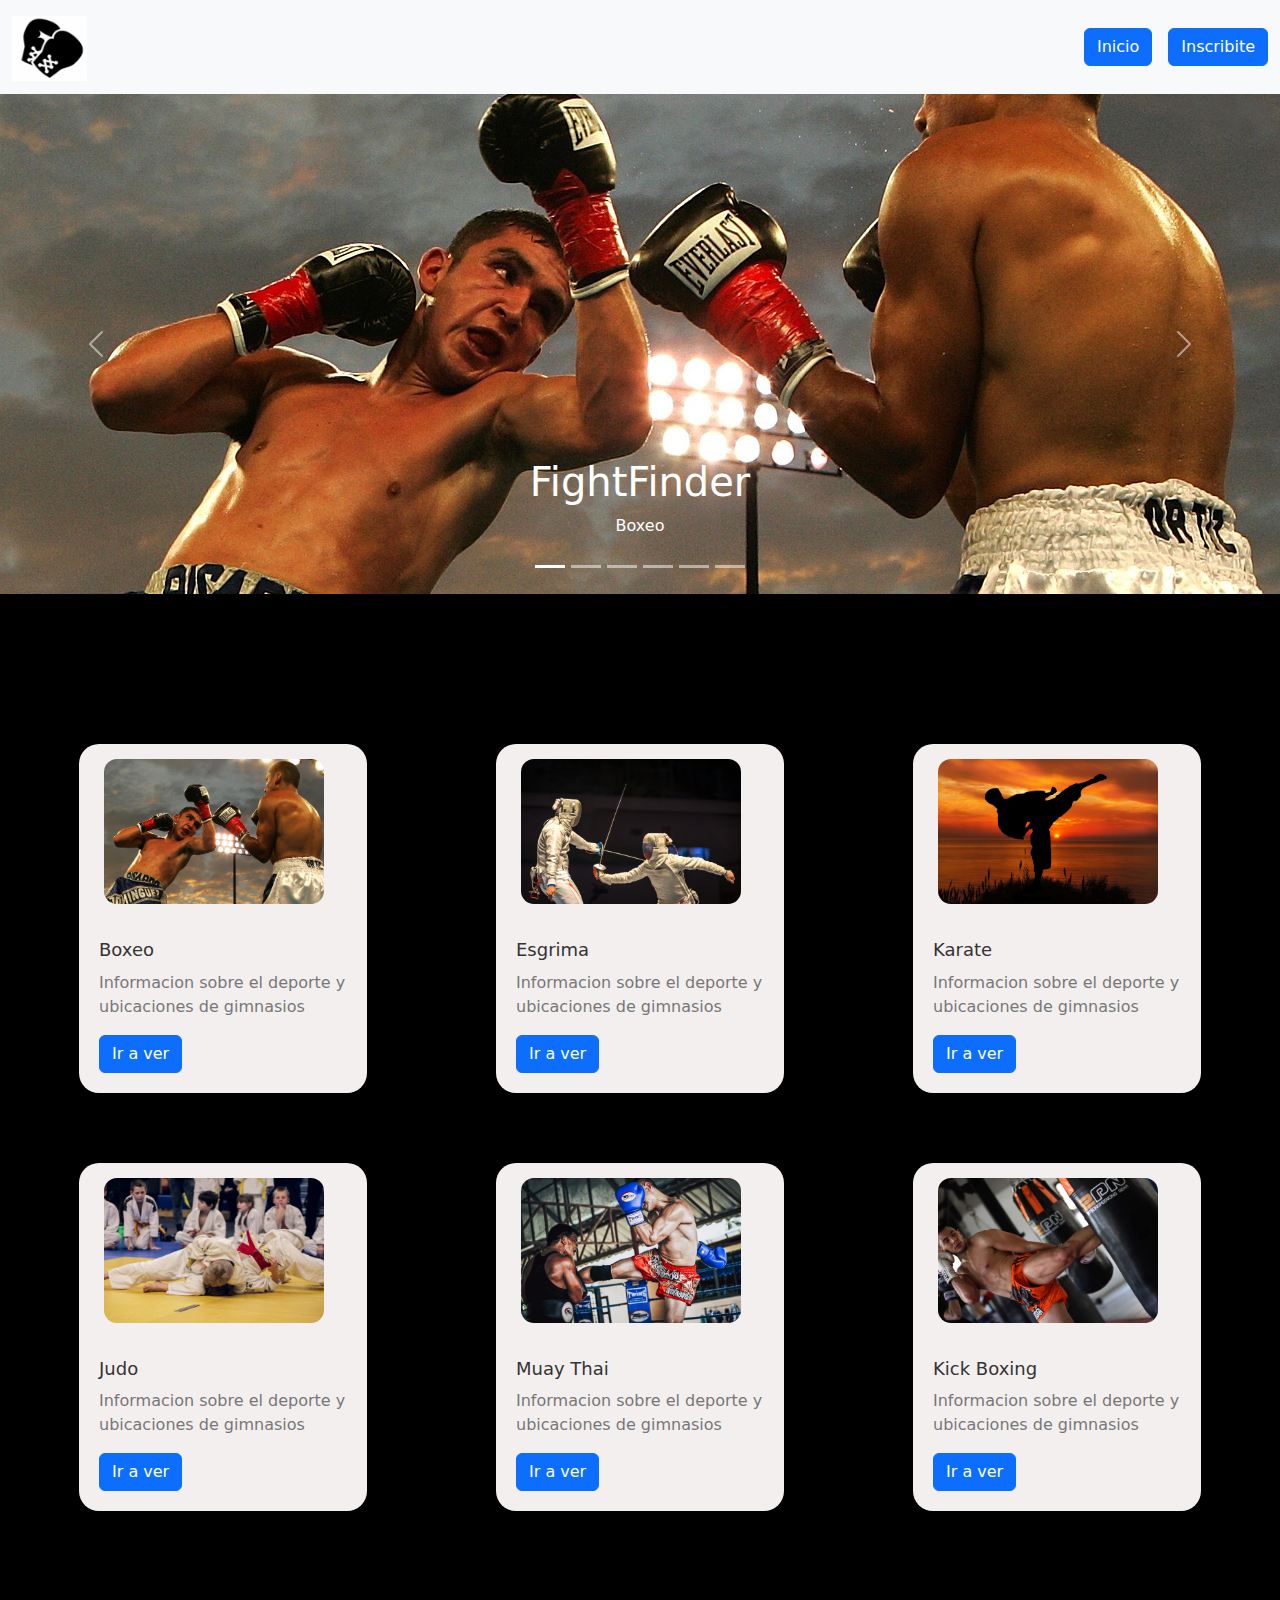
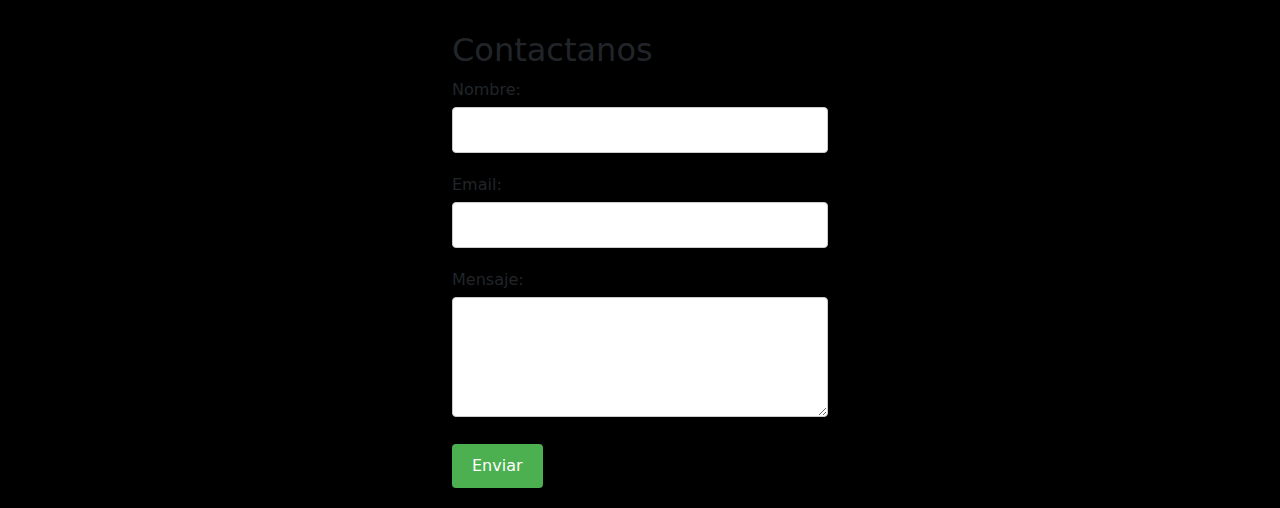
<file: index.html>
<!DOCTYPE html>
<html lang="en">
<head>
    <meta charset="UTF-8">
    <meta http-equiv="X-UA-Compatible" content="IE=edge">
    <meta name="viewport" content="width=device-width, initial-scale=1.0">
    <link rel="stylesheet"
    href="https://cdn.jsdelivr.net/npm/bootstrap@5.1.3/dist/css/bootstrap.min.css">
    <link rel="stylesheet" type="text/css" href="style.css">
    

    <title>FightFinder</title>
</head>


<body>

    <nav class="navbar bg-body-tertiary sticky-tp">
      <div class="container-fluid">
        <a class="navbar-brand" href="#">
          <img src="/Imagenes/logoFinal.jpg" alt="Logo" width="75" height="65" class="d-inline-block align-text-top">
        </a>
        <div class="d-grid gap-2 d-md-flex justify-content-md-end">
          <a href="/index.html"><button class="btn btn-primary me-md-2" type="button">Inicio</button></a>
          <a href="/inscripcion.html"><button class="btn btn-primary" type="button">Inscribite</button></a>
        </div>
      </div>
    </nav>

    <div id="carouselExampleCaptions" class="carousel slide">
      <div class="carousel-indicators">
        <button type="button" data-bs-target="#carouselExampleCaptions" data-bs-slide-to="0" class="active" aria-current="true" aria-label="Slide 1"></button>
        <button type="button" data-bs-target="#carouselExampleCaptions" data-bs-slide-to="1" aria-label="Slide 2"></button>
        <button type="button" data-bs-target="#carouselExampleCaptions" data-bs-slide-to="2" aria-label="Slide 3"></button>
        <button type="button" data-bs-target="#carouselExampleCaptions" data-bs-slide-to="3" aria-label="Slide 4"></button>
        <button type="button" data-bs-target="#carouselExampleCaptions" data-bs-slide-to="4" aria-label="Slide 5"></button>
        <button type="button" data-bs-target="#carouselExampleCaptions" data-bs-slide-to="5" aria-label="Slide 6"></button>
      </div>
      <div class="carousel-inner">
        <div class="carousel-item active">
          <img src="/Imagenes/boxeo2.jpg" class="d-block w-100" alt="...">
          <div class="carousel-caption d-none d-md-block">
            <h5 class="texto-carousel">FightFinder</h5>
            <p>Boxeo</p>
          </div>
        </div>
        <div class="carousel-item">
          <img src="/Imagenes/esgrima2.jpg" class="d-block w-100" alt="...">
          <div class="carousel-caption d-none d-md-block">
            <h5 class="texto-carousel">FightFinder</h5>
            <p>Esgrima</p>
          </div>
        </div>
        <div class="carousel-item">
          <img src="/Imagenes/judo2.jpg" class="d-block w-100" alt="...">
          <div class="carousel-caption d-none d-md-block">
            <h5 class="texto-carousel">FightFinder</h5>
            <p>Judo</p>
          </div>
        </div>
        <div class="carousel-item">
          <img src="/Imagenes/karate2.jpg" class="d-block w-100" alt="...">
          <div class="carousel-caption d-none d-md-block">
            <h5 class="texto-carousel">FightFinder</h5>
            <p>Karate</p>
          </div>
        </div>
        <div class="carousel-item">
          <img src="/Imagenes/muay thai.jpg" class="d-block w-100" alt="...">
          <div class="carousel-caption d-none d-md-block">
            <h5 class="texto-carousel">FightFinder</h5>
            <p>Muay Thai</p>
          </div>
        </div>
        <div class="carousel-item">
          <img src="/Imagenes/kick boxing.jpg" class="d-block w-100" alt="...">
          <div class="carousel-caption d-none d-md-block">
            <h5 class="texto-carousel">FightFinder</h5>
            <p>Kickboxing</p>
          </div>
        </div>
      </div>
      <button class="carousel-control-prev" type="button" data-bs-target="#carouselExampleCaptions" data-bs-slide="prev">
        <span class="carousel-control-prev-icon" aria-hidden="true"></span>
        <span class="visually-hidden">Previous</span>
      </button>
      <button class="carousel-control-next" type="button" data-bs-target="#carouselExampleCaptions" data-bs-slide="next">
        <span class="carousel-control-next-icon" aria-hidden="true"></span>
        <span class="visually-hidden">Next</span>
      </button>
    </div>
  
   
    
      <section id="deportes">
  
          <div class="card cardBorde" style="width: 18rem;">
              <img src="/Imagenes/boxeo2.jpg" class="card-img-top" alt="boxeo">
              <div class="card-body">
                <h5 class="card-title">Boxeo</h5>
                <p class="card-text">Informacion sobre el deporte y ubicaciones de gimnasios</p>
                <a href="/boxeo.html" class="btn btn-primary">Ir a ver</a>
              </div>
            </div>
      
            <div class="card cardBorde" style="width: 18rem;">
              <img src="/Imagenes/esgrima2.jpg" class="card-img-top" alt="esgrima">
              <div class="card-body">
                <h5 class="card-title">Esgrima</h5>
                <p class="card-text">Informacion sobre el deporte y ubicaciones de gimnasios</p>
                <a href="/esgrima.html" class="btn btn-primary">Ir a ver</a>
              </div>
            </div>
      
            <div class="card cardBorde" style="width: 18rem;">
              <img src="/Imagenes/karate2.jpg" class="card-img-top" alt="karate">
              <div class="card-body">
                <h5 class="card-title">Karate</h5>
                <p class="card-text">Informacion sobre el deporte y ubicaciones de gimnasios</p>
                <a href="/karate.html" class="btn btn-primary">Ir a ver</a>
              </div>
            </div>
      
            <div class="card cardBorde" style="width: 18rem;">
              <img src="/Imagenes/judo2.jpg" class="card-img-top" alt="judo">
              <div class="card-body">
                <h5 class="card-title">Judo</h5>
                <p class="card-text">Informacion sobre el deporte y ubicaciones de gimnasios</p>
                <a href="/judo.html" class="btn btn-primary">Ir a ver</a>
              </div>
            </div>
      
            <div class="card cardBorde" style="width: 18rem;">
              <img src="/Imagenes/muay thai.jpg" class="card-img-top" alt="muay thai">
              <div class="card-body">
                <h5 class="card-title">Muay Thai</h5>
                <p class="card-text">Informacion sobre el deporte y ubicaciones de gimnasios</p>
                <a href="/muay-thai.html" class="btn btn-primary">Ir a ver</a>
              </div>
            </div>
  
            <div class="card cardBorde" style="width: 18rem;">
              <img src="/Imagenes/kick boxing.jpg" class="card-img-top" alt="kick boxing">
              <div class="card-body">
                <h5 class="card-title">Kick Boxing</h5>
                <p class="card-text">Informacion sobre el deporte y ubicaciones de gimnasios</p>
                <a href="/kickboxing.html" class="btn btn-primary">Ir a ver</a>
              </div>
            </div>
          </div>
      </section>

      
      <div class="container">
        <h2>Contactanos</h2>
        <form action="enviar_formulario.php" method="POST">
          <div class="form-group">
            <label for="nombre">Nombre:</label>
            <input type="text" id="nombre" name="nombre" required>
          </div>
          <div class="form-group">
            <label for="email">Email:</label>
            <input type="email" id="email" name="email" required>
          </div>
          <div class="form-group">
            <label for="mensaje">Mensaje:</label>
            <textarea id="mensaje" name="mensaje" required></textarea>
          </div>
          <div class="form-group">
            <button type="submit">Enviar</button>
          </div>
        </form>
      </div>

    <script src="/javascript.js"></script>    
    <script src="https://cdnjs.cloudflare.com/ajax/libs/jquery/3.6.0/jquery.min.js"></script>
    <script src="https://cdnjs.cloudflare.com/ajax/libs/bootstrap/5.3.0/js/bootstrap.min.js"></script>

</body>
</html>
</file>
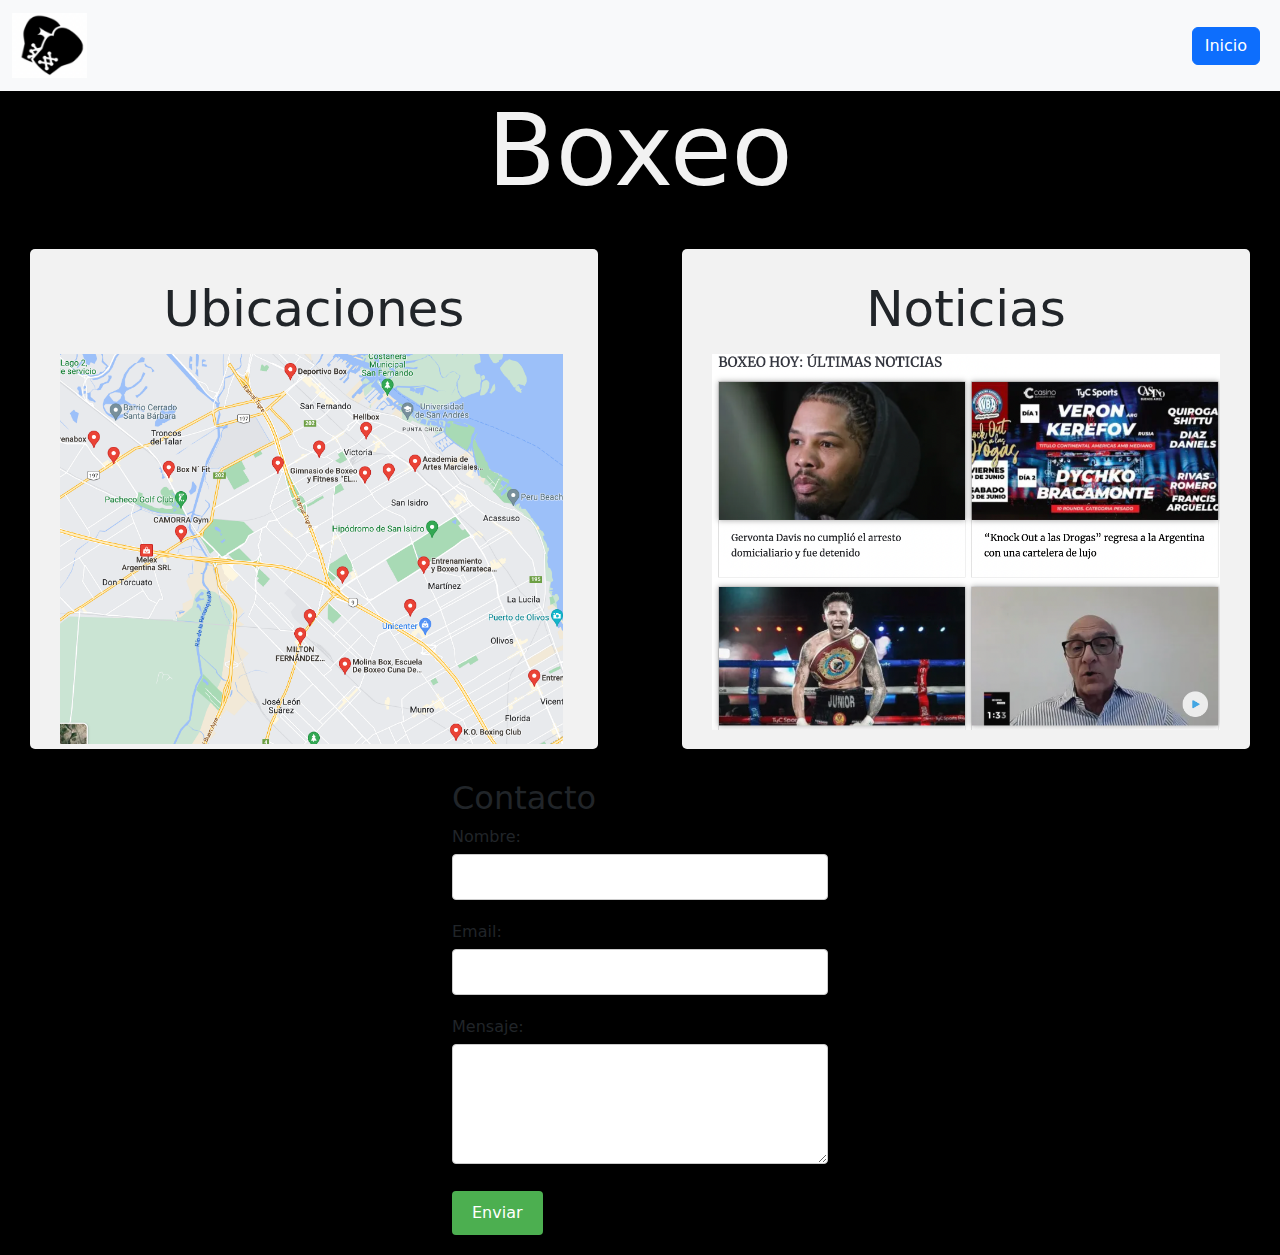
<file: boxeo.html>
<!DOCTYPE html>
<html lang="en">
<head>
    <meta charset="UTF-8">
    <meta http-equiv="X-UA-Compatible" content="IE=edge">
    <meta name="viewport" content="width=device-width, initial-scale=1.0">
    <link rel="stylesheet"
    href="https://cdn.jsdelivr.net/npm/bootstrap@5.1.3/dist/css/bootstrap.min.css">
    <link rel="stylesheet" type="text/css" href="deportes.css">
    <title>Boxeo</title>
</head>
<body>

        <nav class="navbar bg-body-tertiary sticky-top">
            <div class="container-fluid">
              <a class="navbar-brand" href="#">
                <img src="/Imagenes/logoFinal.jpg" alt="Bootstrap" width="75" height="65">
              </a>
              <div class="d-grid gap-2 d-md-flex justify-content-md-end">
                <a href="/index.html"><button class="btn btn-primary me-md-2" type="button">Inicio</button></a>
              </div>
            </div>
        </nav>

        <h1 class="titulo">Boxeo</h1>
        <div class="container-deportes">
          <div class="row">
            <div class="col-md-6">
              <div class="mapa-deportes">
                <h2 class="texto">Ubicaciones</h2>
                <a href="https://www.google.com.ar/maps/search/boxeo/@-34.4867388,-58.6215825,12.4z?entry=ttu">
                  <img src="/Imagenes/mapa-boxeo.jpg" alt="Mapa de Boxeo">
                </a>
              </div>
            </div>
            <div class="col-md-6">
              <div class="noticias-deportes">
                <h2 class="texto">Noticias</h2>
                <a href="https://www.tycsports.com/boxeo.html">
                  <img src="/Imagenes/noticias-boxeo.jpg" alt="Noticias de Boxeo">
                </a>
              </div>
            </div>
          </div>
        </div>

        <div class="container">
            <h2>Contacto</h2>
            <form action="enviar_formulario.php" method="POST">
              <div class="form-group">
                <label for="nombre">Nombre:</label>
                <input type="text" id="nombre" name="nombre" required>
              </div>
              <div class="form-group">
                <label for="email">Email:</label>
                <input type="email" id="email" name="email" required>
              </div>
              <div class="form-group">
                <label for="mensaje">Mensaje:</label>
                <textarea id="mensaje" name="mensaje" required></textarea>
              </div>
              <div class="form-group">
                <button type="submit">Enviar</button>
              </div>
            </form>
          </div>





</body>
</html>
</file>
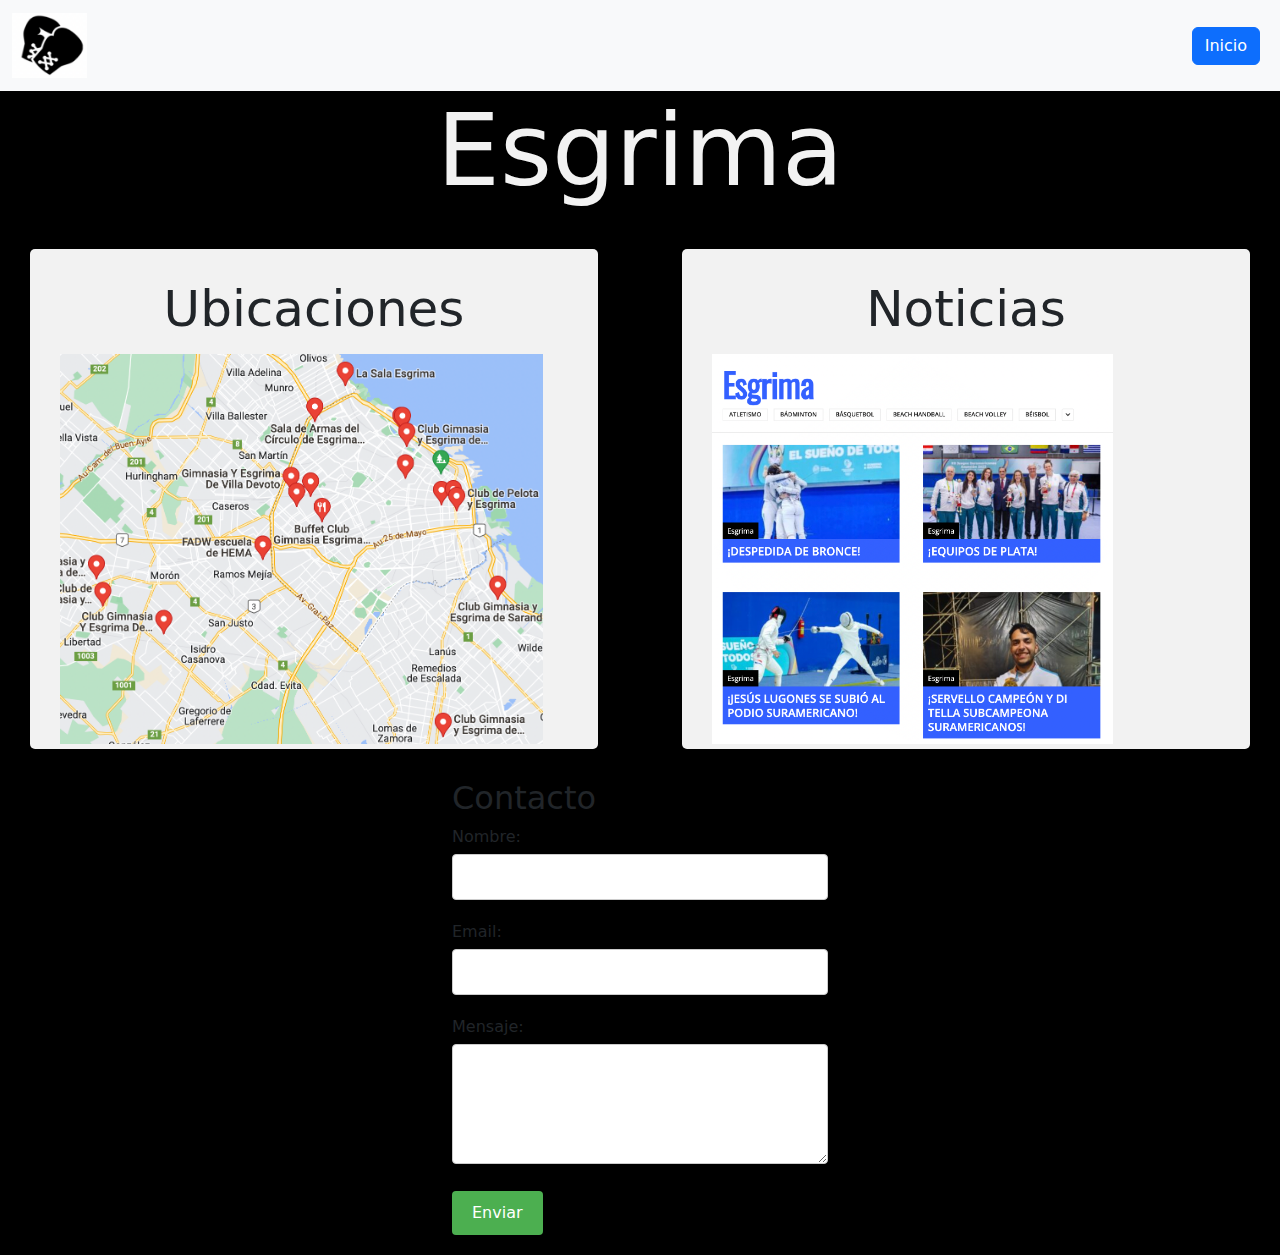
<file: esgrima.html>
<!DOCTYPE html>
<html lang="en">
<head>
    <meta charset="UTF-8">
    <meta http-equiv="X-UA-Compatible" content="IE=edge">
    <meta name="viewport" content="width=device-width, initial-scale=1.0">
    <link rel="stylesheet"
    href="https://cdn.jsdelivr.net/npm/bootstrap@5.1.3/dist/css/bootstrap.min.css">
    <link rel="stylesheet" type="text/css" href="deportes.css">
    <title>Esgrima</title>
</head>
<body>
        <nav class="navbar bg-body-tertiary sticky-top">
            <div class="container-fluid">
              <a class="navbar-brand" href="#">
                <img src="/Imagenes/logoFinal.jpg" alt="Bootstrap" width="75" height="65">
              </a>
              <div class="d-grid gap-2 d-md-flex justify-content-md-end">
                <a href="/index.html"><button class="btn btn-primary me-md-2" type="button">Inicio</button></a>
              </div>
            </div>
        </nav>

        <h1 class="titulo">Esgrima</h1>
        <div class="container-deportes">
          <div class="row">
            <div class="col-md-6">
              <div class="mapa-deportes">
                <h2 class="texto">Ubicaciones</h2>
                <a href="https://www.google.com.ar/maps/search/esgrima/@-34.4735392,-58.749679,11z/data=!3m1!4b1?entry=ttu">
                  <img src="/Imagenes/mapa-esgrima.jpg" alt="Mapa de Esgrima">
                </a>
              </div>
            </div>
            <div class="col-md-6">
              <div class="noticias-deportes">
                <h2 class="texto">Noticias</h2>
                <a href="https://infoenard.org.ar/categoria/noticias/esgrima-noticias/">
                  <img src="/Imagenes/noticias-esgrima.jpg" alt="Noticias de Esgrima">
                </a>
              </div>
            </div>
          </div>
        </div>

        <div class="container">
            <h2>Contacto</h2>
            <form action="enviar_formulario.php" method="POST">
              <div class="form-group">
                <label for="nombre">Nombre:</label>
                <input type="text" id="nombre" name="nombre" required>
              </div>
              <div class="form-group">
                <label for="email">Email:</label>
                <input type="email" id="email" name="email" required>
              </div>
              <div class="form-group">
                <label for="mensaje">Mensaje:</label>
                <textarea id="mensaje" name="mensaje" required></textarea>
              </div>
              <div class="form-group">
                <button type="submit">Enviar</button>
              </div>
            </form>
          </div>





</body>
</html>
</file>
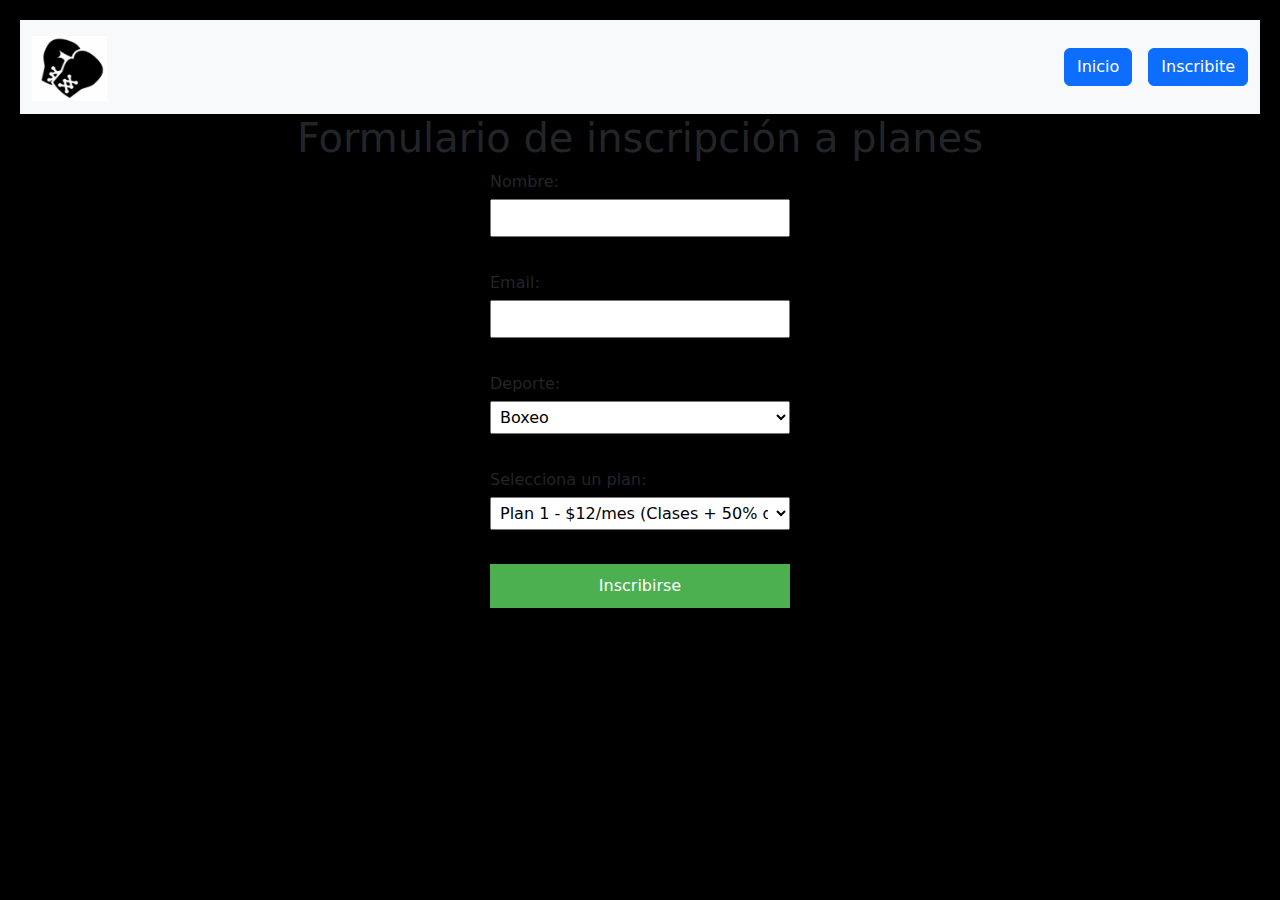
<file: inscripcion.html>
<!DOCTYPE html>
<html lang="en">
<head>
    <meta charset="UTF-8">
    <meta http-equiv="X-UA-Compatible" content="IE=edge">
    <meta name="viewport" content="width=device-width, initial-scale=1.0">
    <link rel="stylesheet"
    href="https://cdn.jsdelivr.net/npm/bootstrap@5.1.3/dist/css/bootstrap.min.css">
    <link rel="stylesheet" type="text/css" href="inscripcion.css">
    <title>Inscripciones</title>
</head>
<body>
    <nav class="navbar bg-body-tertiary sticky-tp">
        <div class="container-fluid">
          <a class="navbar-brand" href="#">
            <img src="/Imagenes/logoFinal.jpg" alt="Logo" width="75" height="65" class="d-inline-block align-text-top">
          </a>
          <div class="d-grid gap-2 d-md-flex justify-content-md-end">
            <a href="/index.html"><button class="btn btn-primary me-md-2" type="button">Inicio</button></a>
            <a href="/inscripcion.html"><button class="btn btn-primary" type="button">Inscribite</button></a>
          </div>
        </div>
    </nav>
    <h1>Formulario de inscripción a planes</h1>
  
    <form onsubmit="return procesarFormulario(event)">
        <label for="nombre">Nombre:</label>
        <input type="text" id="nombre" name="nombre" required><br><br>

        <label for="email">Email:</label>
        <input type="email" id="email" name="email" required><br><br>

        <label for="deporte">Deporte:</label>
        <select id="deporte" name="deporte">
            <option value="Boxeo">Boxeo</option>
            <option value="Esgrima">Esgrima</option>
            <option value="Kickboxing">Kickboxing</option>
            <option value="Judo">Judo</option>
            <option value="Karate">Karate</option>
            <option value="Muay Thai">Muay Thai</option>
        </select><br><br>

        <label for="plan">Selecciona un plan:</label>
        <select id="plan" name="plan">
            <option value="plan1">Plan 1 - $12/mes (Clases + 50% de descuento en indumentaria)</option>
            <option value="plan2">Plan 2 - $18/mes (Clases + 50% de descuento en indumentaria + Acceso gratuito al gimnasio)</option>
        </select><br><br>

        <input type="submit" value="Inscribirse">
    </form>
    
    <script src="/javascript.js"></script>
    <script src="https://cdnjs.cloudflare.com/ajax/libs/jquery/3.6.0/jquery.min.js"></script>
    <script src="https://cdnjs.cloudflare.com/ajax/libs/bootstrap/5.3.0/js/bootstrap.min.js"></script>

</body>
</html>
</file>
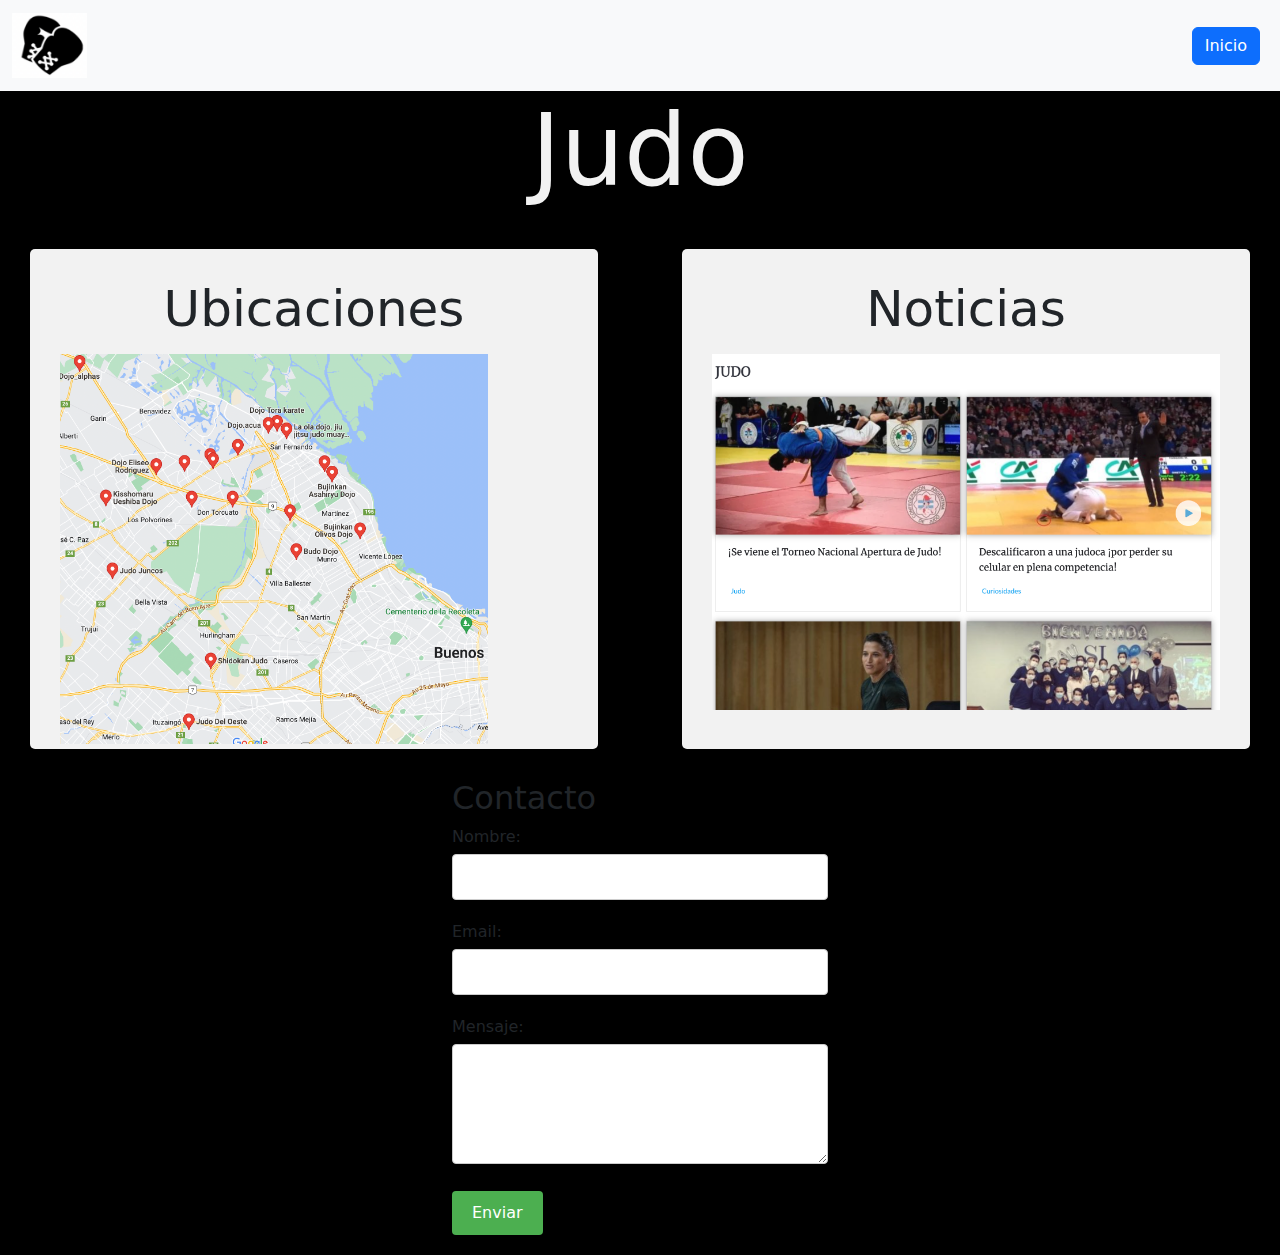
<file: judo.html>
<!DOCTYPE html>
<html lang="en">
<head>
    <meta charset="UTF-8">
    <meta http-equiv="X-UA-Compatible" content="IE=edge">
    <meta name="viewport" content="width=device-width, initial-scale=1.0">
    <link rel="stylesheet"
    href="https://cdn.jsdelivr.net/npm/bootstrap@5.1.3/dist/css/bootstrap.min.css">
    <link rel="stylesheet" type="text/css" href="deportes.css">
    <title>Judo</title>
</head>
<body>
        <nav class="navbar bg-body-tertiary sticky-top">
            <div class="container-fluid">
              <a class="navbar-brand" href="#">
                <img src="/Imagenes/logoFinal.jpg" alt="Bootstrap" width="75" height="65">
              </a>
              <div class="d-grid gap-2 d-md-flex justify-content-md-end">
                <a href="/index.html"><button class="btn btn-primary me-md-2" type="button">Inicio</button></a>
              </div>
            </div>
        </nav>

        <h1 class="titulo">Judo</h1>
        <div class="container-deportes">
          <div class="row">
            <div class="col-md-6">
              <div class="mapa-deportes">
                <h2 class="texto">Ubicaciones</h2>
                <a href="https://www.google.com.ar/maps/search/judo/@-34.503311,-58.7271524,11.34z?entry=ttu">
                  <img src="/Imagenes/mapa-judo.jpg" alt="Mapa de Judo">
                </a>
              </div>
            </div>
            <div class="col-md-6">
              <div class="noticias-deportes">
                <h2 class="texto">Noticias</h2>
                <a href="https://www.tycsports.com/judo.html">
                  <img src="/Imagenes/noticias-judo.jpg" alt="Noticias de Judo">
                </a>
              </div>
            </div>
          </div>
        </div>

        <div class="container">
            <h2>Contacto</h2>
            <form action="enviar_formulario.php" method="POST">
              <div class="form-group">
                <label for="nombre">Nombre:</label>
                <input type="text" id="nombre" name="nombre" required>
              </div>
              <div class="form-group">
                <label for="email">Email:</label>
                <input type="email" id="email" name="email" required>
              </div>
              <div class="form-group">
                <label for="mensaje">Mensaje:</label>
                <textarea id="mensaje" name="mensaje" required></textarea>
              </div>
              <div class="form-group">
                <button type="submit">Enviar</button>
              </div>
            </form>
          </div>
</body>
</html>
</file>
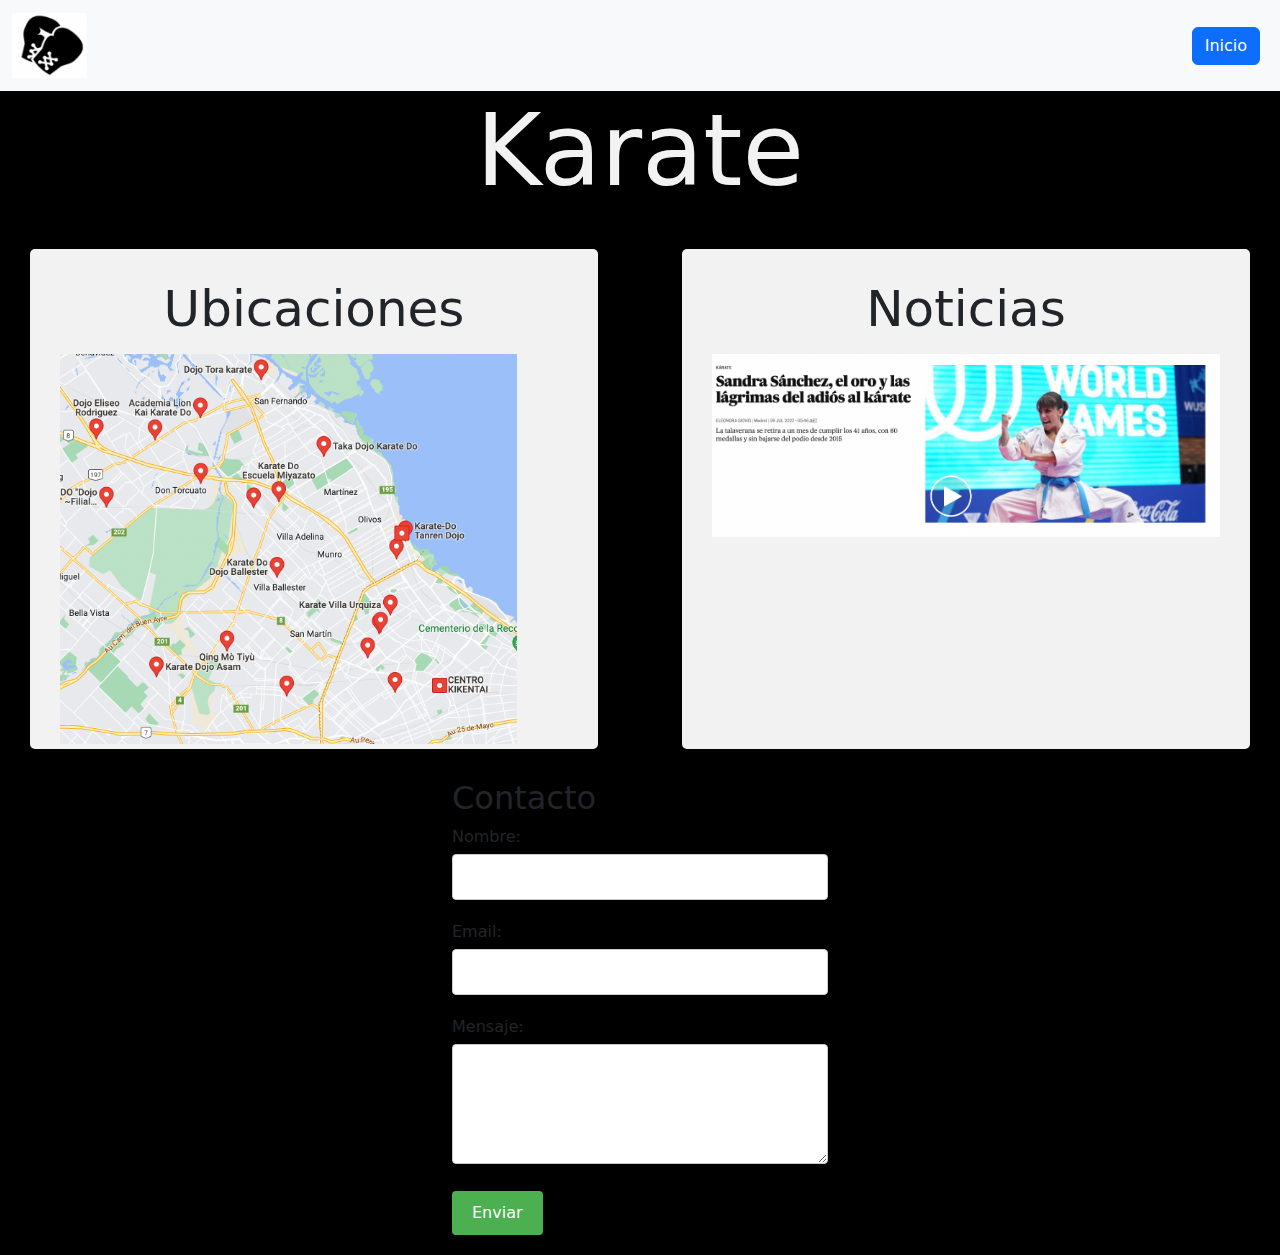
<file: karate.html>
<!DOCTYPE html>
<html lang="en">
<head>
    <meta charset="UTF-8">
    <meta http-equiv="X-UA-Compatible" content="IE=edge">
    <meta name="viewport" content="width=device-width, initial-scale=1.0">
    <link rel="stylesheet"
    href="https://cdn.jsdelivr.net/npm/bootstrap@5.1.3/dist/css/bootstrap.min.css">
    <link rel="stylesheet" type="text/css" href="deportes.css">
    <title>Karate</title>
</head>
<body>
        <nav class="navbar bg-body-tertiary sticky-top">
            <div class="container-fluid">
              <a class="navbar-brand" href="#">
                <img src="/Imagenes/logoFinal.jpg" alt="Bootstrap" width="75" height="65">
              </a>
              <div class="d-grid gap-2 d-md-flex justify-content-md-end">
                <a href="/index.html"><button class="btn btn-primary me-md-2" type="button">Inicio</button></a>
              </div>
            </div>
        </nav>

        <h1 class="titulo">Karate</h1>
        <div class="container-deportes">
          <div class="row">
            <div class="col-md-6">
              <div class="mapa-deportes">
                <h2 class="texto">Ubicaciones</h2>
                <a href="https://www.google.com.ar/maps/search/karate/@-34.5022606,-58.6931187,11.46z?entry=ttu">
                  <img src="/Imagenes/mapa-karate.jpg" alt="Mapa de Karate">
                </a>
              </div>
            </div>
            <div class="col-md-6">
              <div class="noticias-deportes">
                <h2 class="texto">Noticias</h2>
                <a href="https://elpais.com/noticias/karate/">
                  <img src="/Imagenes/noticias-karate.jpg" alt="Noticias de Karate">
                </a>
              </div>
            </div>
          </div>
        </div>

        <div class="container">
            <h2>Contacto</h2>
            <form action="enviar_formulario.php" method="POST">
              <div class="form-group">
                <label for="nombre">Nombre:</label>
                <input type="text" id="nombre" name="nombre" required>
              </div>
              <div class="form-group">
                <label for="email">Email:</label>
                <input type="email" id="email" name="email" required>
              </div>
              <div class="form-group">
                <label for="mensaje">Mensaje:</label>
                <textarea id="mensaje" name="mensaje" required></textarea>
              </div>
              <div class="form-group">
                <button type="submit">Enviar</button>
              </div>
            </form>
          </div>

</body>
</html>
</file>
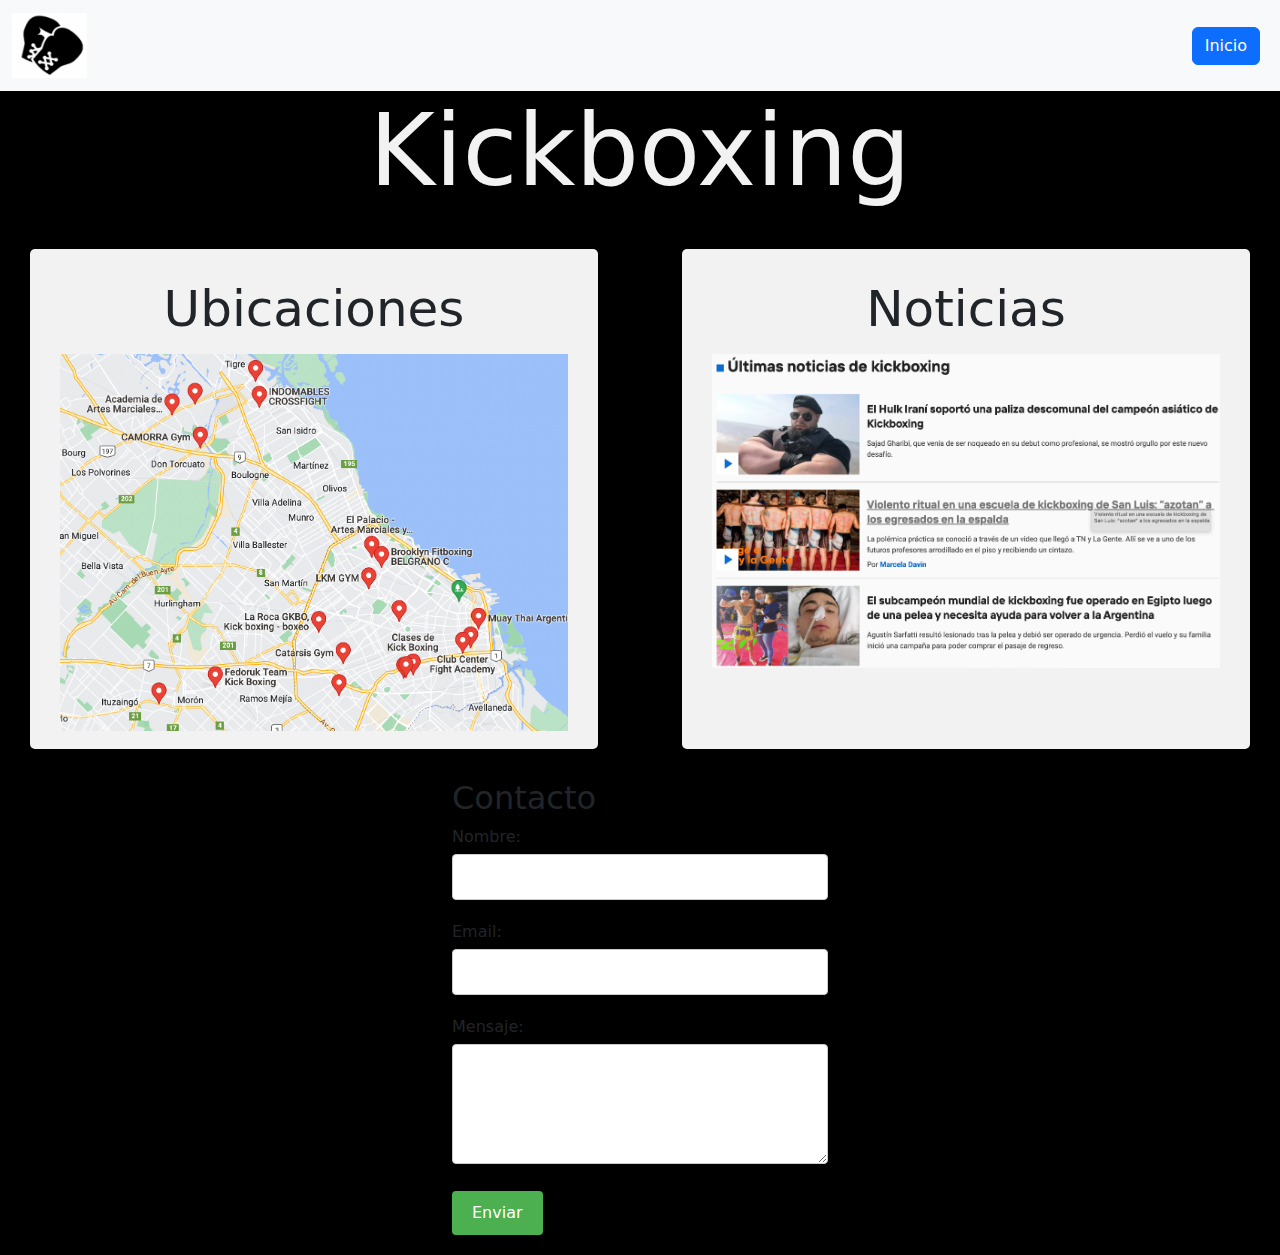
<file: kickboxing.html>
<!DOCTYPE html>
<html lang="en">
<head>
    <meta charset="UTF-8">
    <meta http-equiv="X-UA-Compatible" content="IE=edge">
    <meta name="viewport" content="width=device-width, initial-scale=1.0">
    <link rel="stylesheet"
    href="https://cdn.jsdelivr.net/npm/bootstrap@5.1.3/dist/css/bootstrap.min.css">
    <link rel="stylesheet" type="text/css" href="deportes.css">
    <title>Kickboxing</title>
</head>
<body>
        <nav class="navbar bg-body-tertiary sticky-top">
            <div class="container-fluid">
              <a class="navbar-brand" href="#">
                <img src="/Imagenes/logoFinal.jpg" alt="Bootstrap" width="75" height="65">
              </a>
              <div class="d-grid gap-2 d-md-flex justify-content-md-end">
                <a href="/index.html"><button class="btn btn-primary me-md-2" type="button">Inicio</button></a>
              </div>
            </div>
        </nav>

        <h1 class="titulo">Kickboxing</h1>
        <div class="container-deportes">
          <div class="row">
            <div class="col-md-6">
              <div class="mapa-deportes">
                <h2 class="texto">Ubicaciones</h2>
                <a href="https://www.google.com.ar/maps/search/kickboxing/@-34.5240471,-58.6709863,11.13z?entry=ttu">
                  <img src="/Imagenes/mapa-kickboxing.jpg" alt="Mapa de Kickboxing">
                </a>
              </div>
            </div>
            <div class="col-md-6">
              <div class="noticias-deportes">
                <h2 class="texto">Noticias</h2>
                <a href="https://tn.com.ar/tags/kickboxing/">
                  <img src="/Imagenes/noticias-kickboxing.jpg" alt="Noticias de Kickboxing">
                </a>
              </div>
            </div>
          </div>
        </div>

        <div class="container">
            <h2>Contacto</h2>
            <form action="enviar_formulario.php" method="POST">
              <div class="form-group">
                <label for="nombre">Nombre:</label>
                <input type="text" id="nombre" name="nombre" required>
              </div>
              <div class="form-group">
                <label for="email">Email:</label>
                <input type="email" id="email" name="email" required>
              </div>
              <div class="form-group">
                <label for="mensaje">Mensaje:</label>
                <textarea id="mensaje" name="mensaje" required></textarea>
              </div>
              <div class="form-group">
                <button type="submit">Enviar</button>
              </div>
            </form>
          </div>
</body>
</html>
</file>
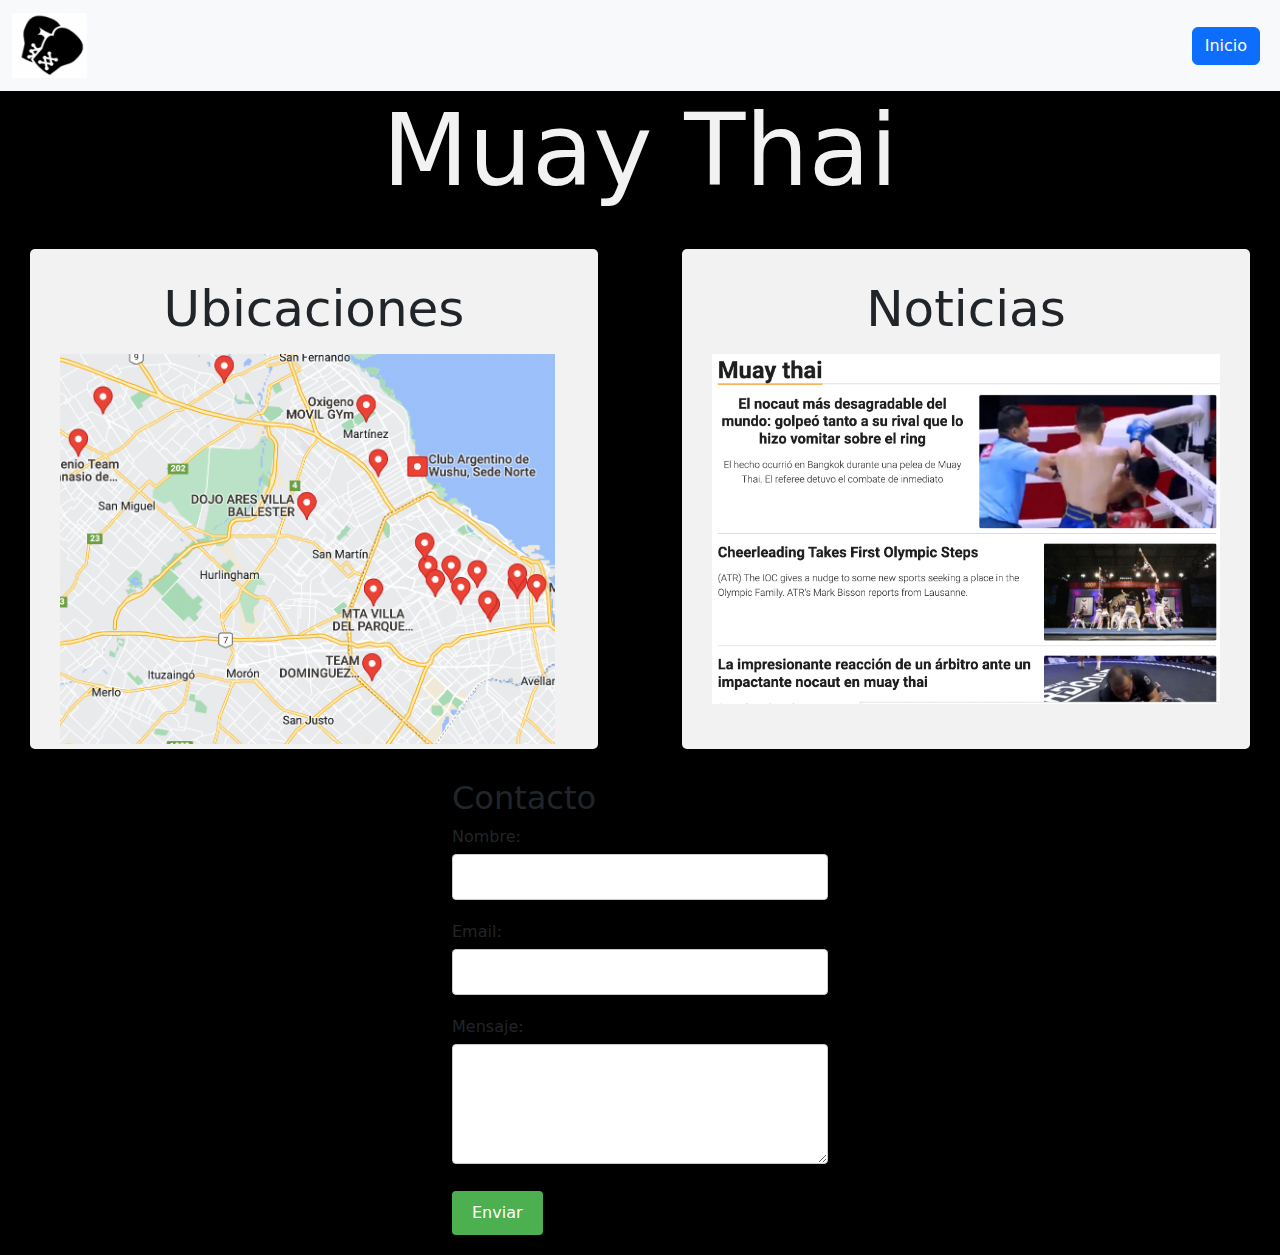
<file: muay-thai.html>
<!DOCTYPE html>
<html lang="en">
<head>
    <meta charset="UTF-8">
    <meta http-equiv="X-UA-Compatible" content="IE=edge">
    <meta name="viewport" content="width=device-width, initial-scale=1.0">
    <link rel="stylesheet"
    href="https://cdn.jsdelivr.net/npm/bootstrap@5.1.3/dist/css/bootstrap.min.css">
    <link rel="stylesheet" type="text/css" href="deportes.css">
    <title>Muay Thai</title>
</head>
<body>
        <nav class="navbar bg-body-tertiary sticky-top">
            <div class="container-fluid">
              <a class="navbar-brand" href="#">
                <img src="/Imagenes/logoFinal.jpg" alt="Bootstrap" width="75" height="65">
              </a>
              <div class="d-grid gap-2 d-md-flex justify-content-md-end">
                <a href="/index.html"><button class="btn btn-primary me-md-2" type="button">Inicio</button></a>
              </div>
            </div>
        </nav>

        <h1 class="titulo">Muay Thai</h1>
        <div class="container-deportes">
          <div class="row">
            <div class="col-md-6">
              <div class="mapa-deportes">
                <h2 class="texto">Ubicaciones</h2>
                <a href="https://www.google.com.ar/maps/search/muay+thai/@-34.4727519,-58.7496797,11z/data=!3m1!4b1?entry=ttu">
                  <img src="/Imagenes/mapa-muaythai.jpg" alt="Mapa de Muay Thai">
                </a>
              </div>
            </div>
            <div class="col-md-6">
              <div class="noticias-deportes">
                <h2 class="texto">Noticias</h2>
                <a href="https://www.infobae.com/tag/muay-thai/">
                  <img src="/Imagenes/noticias-muaythai.jpg" alt="Noticias de Muay Thai">
                </a>
              </div>
            </div>
          </div>
        </div>

        <div class="container">
            <h2>Contacto</h2>
            <form action="enviar_formulario.php" method="POST">
              <div class="form-group">
                <label for="nombre">Nombre:</label>
                <input type="text" id="nombre" name="nombre" required>
              </div>
              <div class="form-group">
                <label for="email">Email:</label>
                <input type="email" id="email" name="email" required>
              </div>
              <div class="form-group">
                <label for="mensaje">Mensaje:</label>
                <textarea id="mensaje" name="mensaje" required></textarea>
              </div>
              <div class="form-group">
                <button type="submit">Enviar</button>
              </div>
            </form>
          </div>

</body>
</html>
</file>
<file: style.css>
body{
    background-color: #000;
    
}

.container{
    display: grid;
    
}

nav{
    background-color: #000;
    object-fit: cover;
}


.logo{
    padding-left: 30px;
    padding-top: 15px;
    padding-bottom: 15px;
}

.inicio{
    padding-right: 30px;
}

.texto-carousel{
    font-size: 40px;
}

.carousel-item img {
    object-fit: cover;
    height: 500px;
}

#deportes{
    display: grid;
    grid-template-columns: auto auto auto;
    flex-direction: row;
    /* flex-wrap: wrap; */
    margin-top: 100px;
    margin-bottom: 100px;
    justify-content: space-evenly;
    /* row-gap: 150px; */
    
}
#deportes img{
    display: flex;
    justify-content: space-evenly;
    margin-left: 10px;
    margin-right: 10px;
    border-radius: 28px;
    
}

.cardBorde {
    border-style: none;
    border: 20px;
    border-radius: 20px;
    margin: 50px;
    background-color: rgb(243, 239, 239);
    margin-bottom: 20px;

}

.card-img-top {
    width: 100%;
    height: 200px; 
    object-fit: cover; 
    border-radius: 10px 10px 0 0;
}

.card-title {
    font-size: 18px;
    color: #333;
    margin-bottom: 10px;
}
  
.card-text {
    color: #777;
}

.card-body{
    padding: 20px;
}

.cardBorde img {
    width: 250px;
    height: 175px;
    padding: 15px;
    border-radius: 38px;
}


.background img{
    background-image: url('./Imagenes/fondo\ de\ pagina2.jpg');
    background-size: cover;
    background-position: center;
}

.titulo{
    text-align: center;
    font-size: 100px;
    color: #f2f2f2;
}

.mapa-boxeo,
.noticias-boxeo {
  
  padding: 30px;
  background-color: #f2f2f2;
  border-radius: 5px;
  margin: 30px;
  height: 500px;
  padding-bottom: 80px;
  
}

.mapa-boxeo h2,
.noticias-boxeo h2 {
  margin-top: 0px;
  margin-bottom: 15px;
}

.mapa-boxeo img,
.noticias-boxeo img {
  max-width: 100%;
  max-height: 100%;
  object-fit: cover;
}

.texto{
    text-align: center;
    font-size: 50px;
}

.container {
    max-width: 400px;
    margin: 0 auto;
}
  
.form-group {
    margin-bottom: 20px;
}
  
.form-group label {
    display: block;
    margin-bottom: 5px;
}
  
.form-group input, .form-group textarea {
    width: 100%;
    padding: 10px;
    font-size: 16px;
    border-radius: 4px;
    border: 1px solid #ccc;
}
  
.form-group textarea {
    height: 120px;
}
  
.form-group button {
    padding: 10px 20px;
    font-size: 16px;
    border-radius: 4px;
    background-color: #4CAF50;
    color: #fff;
    border: none;
    cursor: pointer;
}
  
.form-group button:hover {
    background-color: #45a049;
}


/* .container{
    display: flex;
}

#contacto{
    width: 100%;
    height: 100%;
}

.div-footer ul li{
    text-decoration: none;
    color: #fff;
    font-size: 17px;
} */
</file>
<file: deportes.css>
body{
    background-color: black;
    width: 100%;
}


nav{
    background-color: #000000;
    object-fit: cover;
    display: flex;
}

.titulo{
    text-align: center;
    font-size: 100px;
    color: #f2f2f2;
}

.mapa-deportes,
.noticias-deportes {
  
  padding: 30px;
  background-color: #f2f2f2;
  border-radius: 5px;
  margin: 30px;
  height: 500px;
  padding-bottom: 80px;
  
}

.mapa-deportes h2,
.noticias-deportes h2 {
  margin-top: 0px;
  margin-bottom: 15px;
}

.mapa-deportes img,
.noticias-deportes img {
  max-width: 100%;
  max-height: 100%;
  object-fit: cover;
}

.texto{
    text-align: center;
    font-size: 50px;
}

.container {
  max-width: 400px;
  margin: 0 auto;
}

.form-group {
  margin-bottom: 20px;
}

.form-group label {
  display: block;
  margin-bottom: 5px;
}

.form-group input, .form-group textarea {
  width: 100%;
  padding: 10px;
  font-size: 16px;
  border-radius: 4px;
  border: 1px solid #ccc;
}

.form-group textarea {
  height: 120px;
}

.form-group button {
  padding: 10px 20px;
  font-size: 16px;
  border-radius: 4px;
  background-color: #4CAF50;
  color: #fff;
  border: none;
  cursor: pointer;
}

.form-group button:hover {
  background-color: #45a049;
}
</file>
<file: inscripcion.css>
body {
    /* font-family: Arial, sans-serif; */
    margin: 20px;
    background-color: #000;
    
}
nav{
    background-color: #000;
    object-fit: cover;
}


.logo{
    padding-left: 30px;
    padding-top: 15px;
    padding-bottom: 15px;
}
 
h1 {
    text-align: center;
}
  
form {
    width: 300px;
    margin: 0 auto;
}
  
label {
    display: block;
    margin-bottom: 5px;
}
  
  input[type="text"],
  input[type="email"],
select {
    width: 100%;
    padding: 5px;
    margin-bottom: 10px;
}
  
input[type="submit"] {
    background-color: #4CAF50;
    color: white;
    padding: 10px;
    width: 100%;
    border: none;
    cursor: pointer;
}
  
input[type="submit"]:hover {
    background-color: #45a049;
}
</file>
